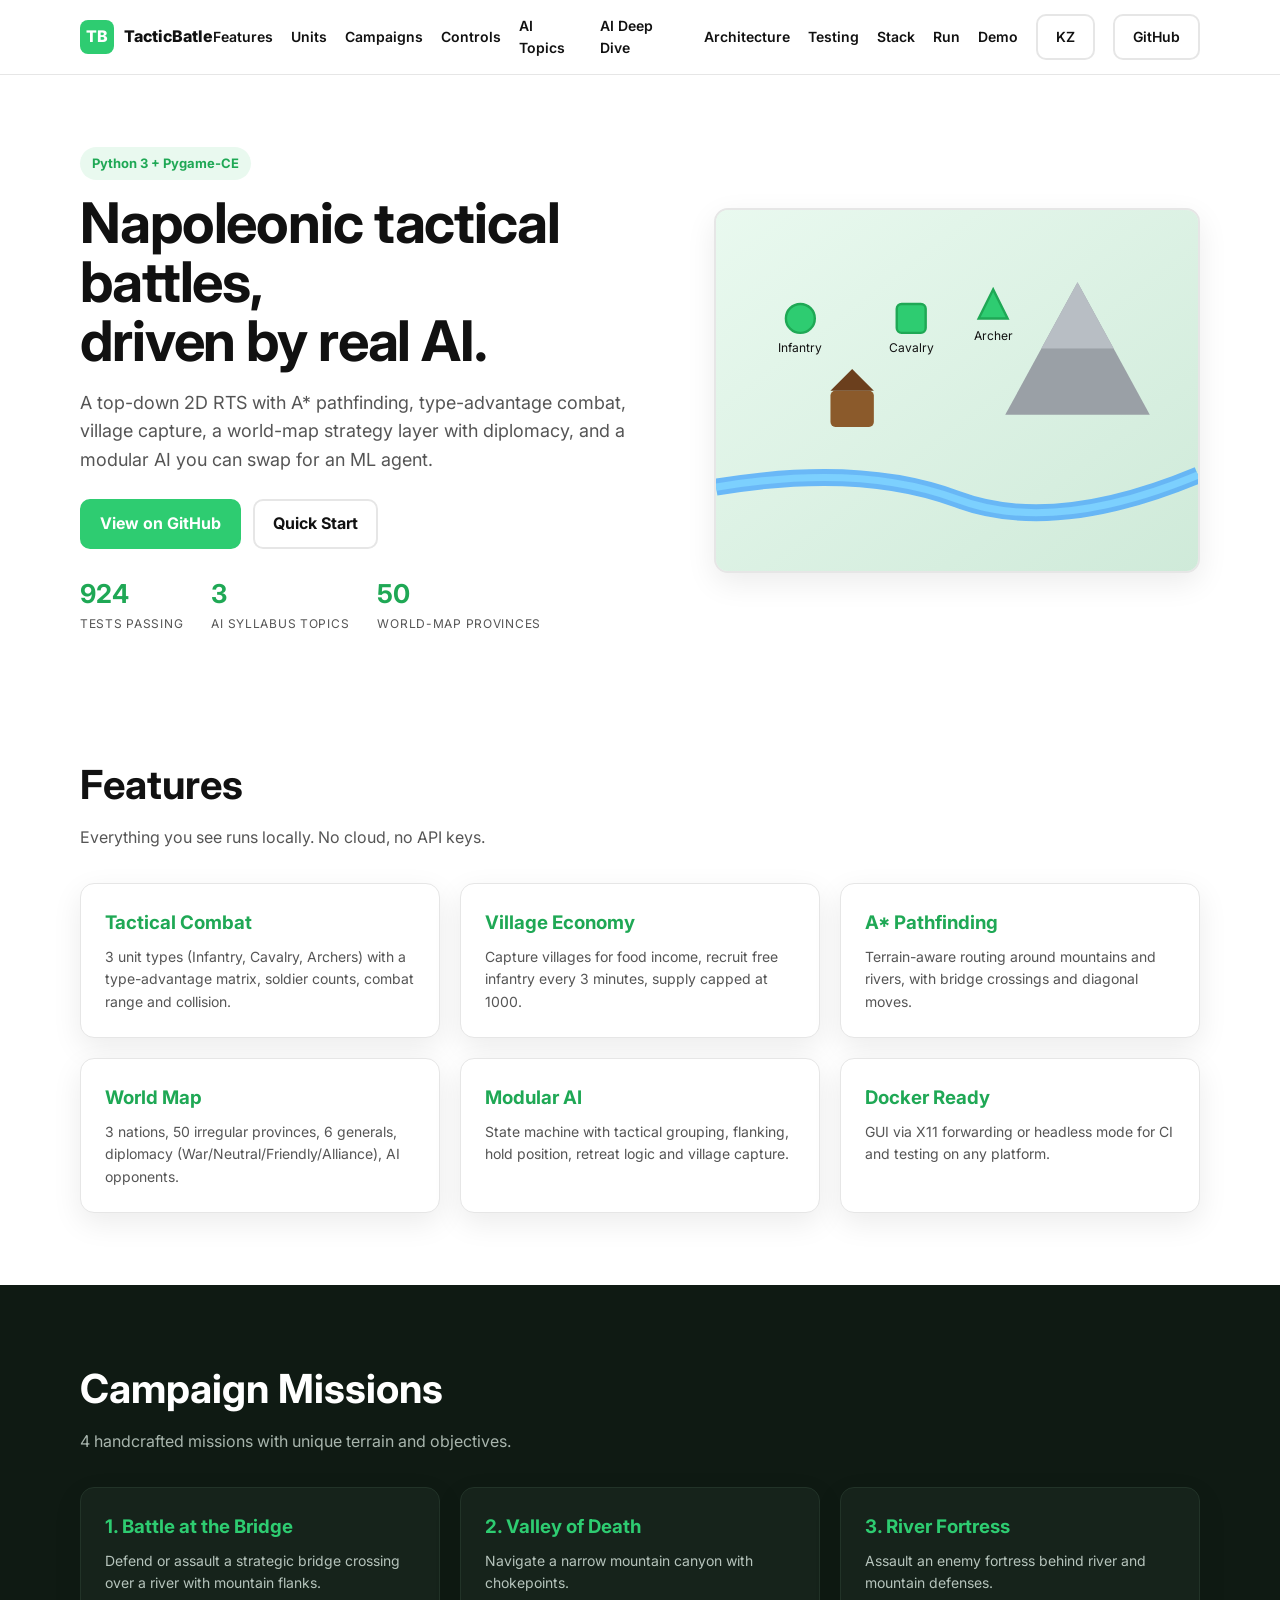
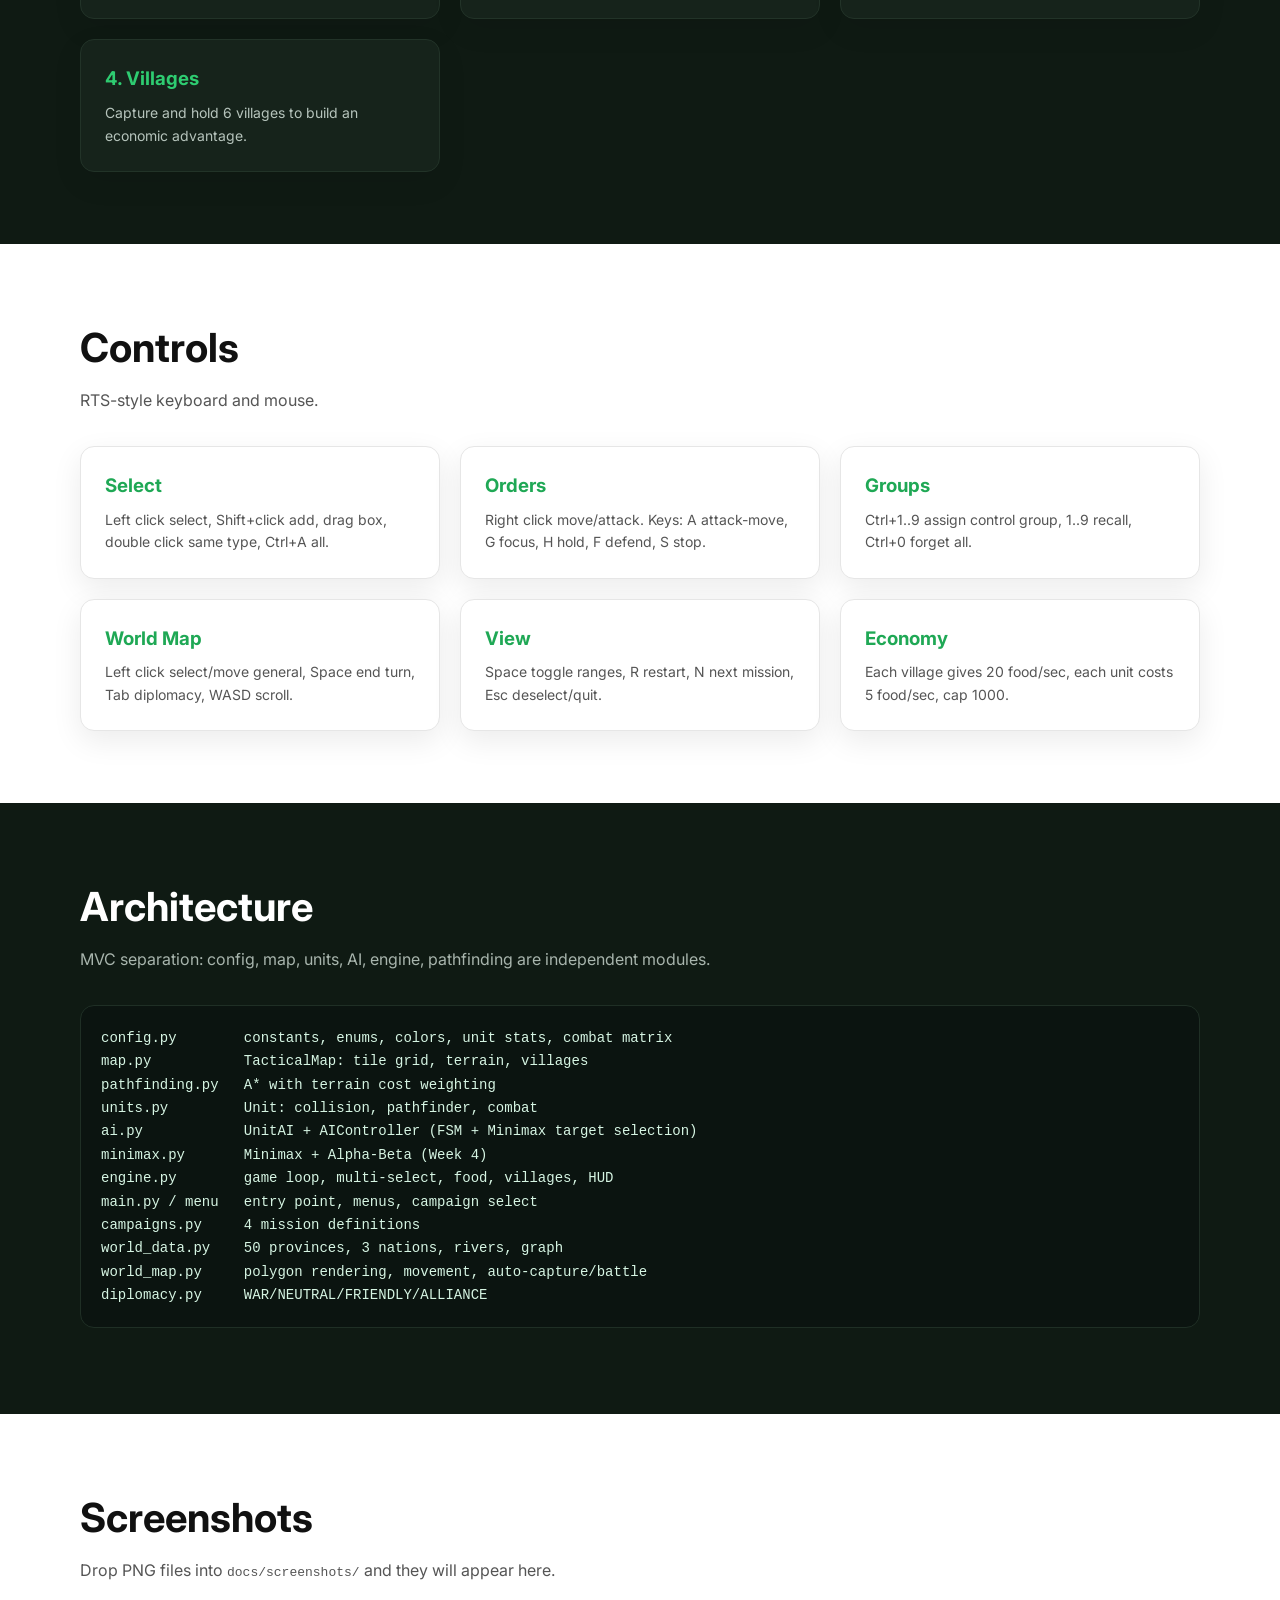
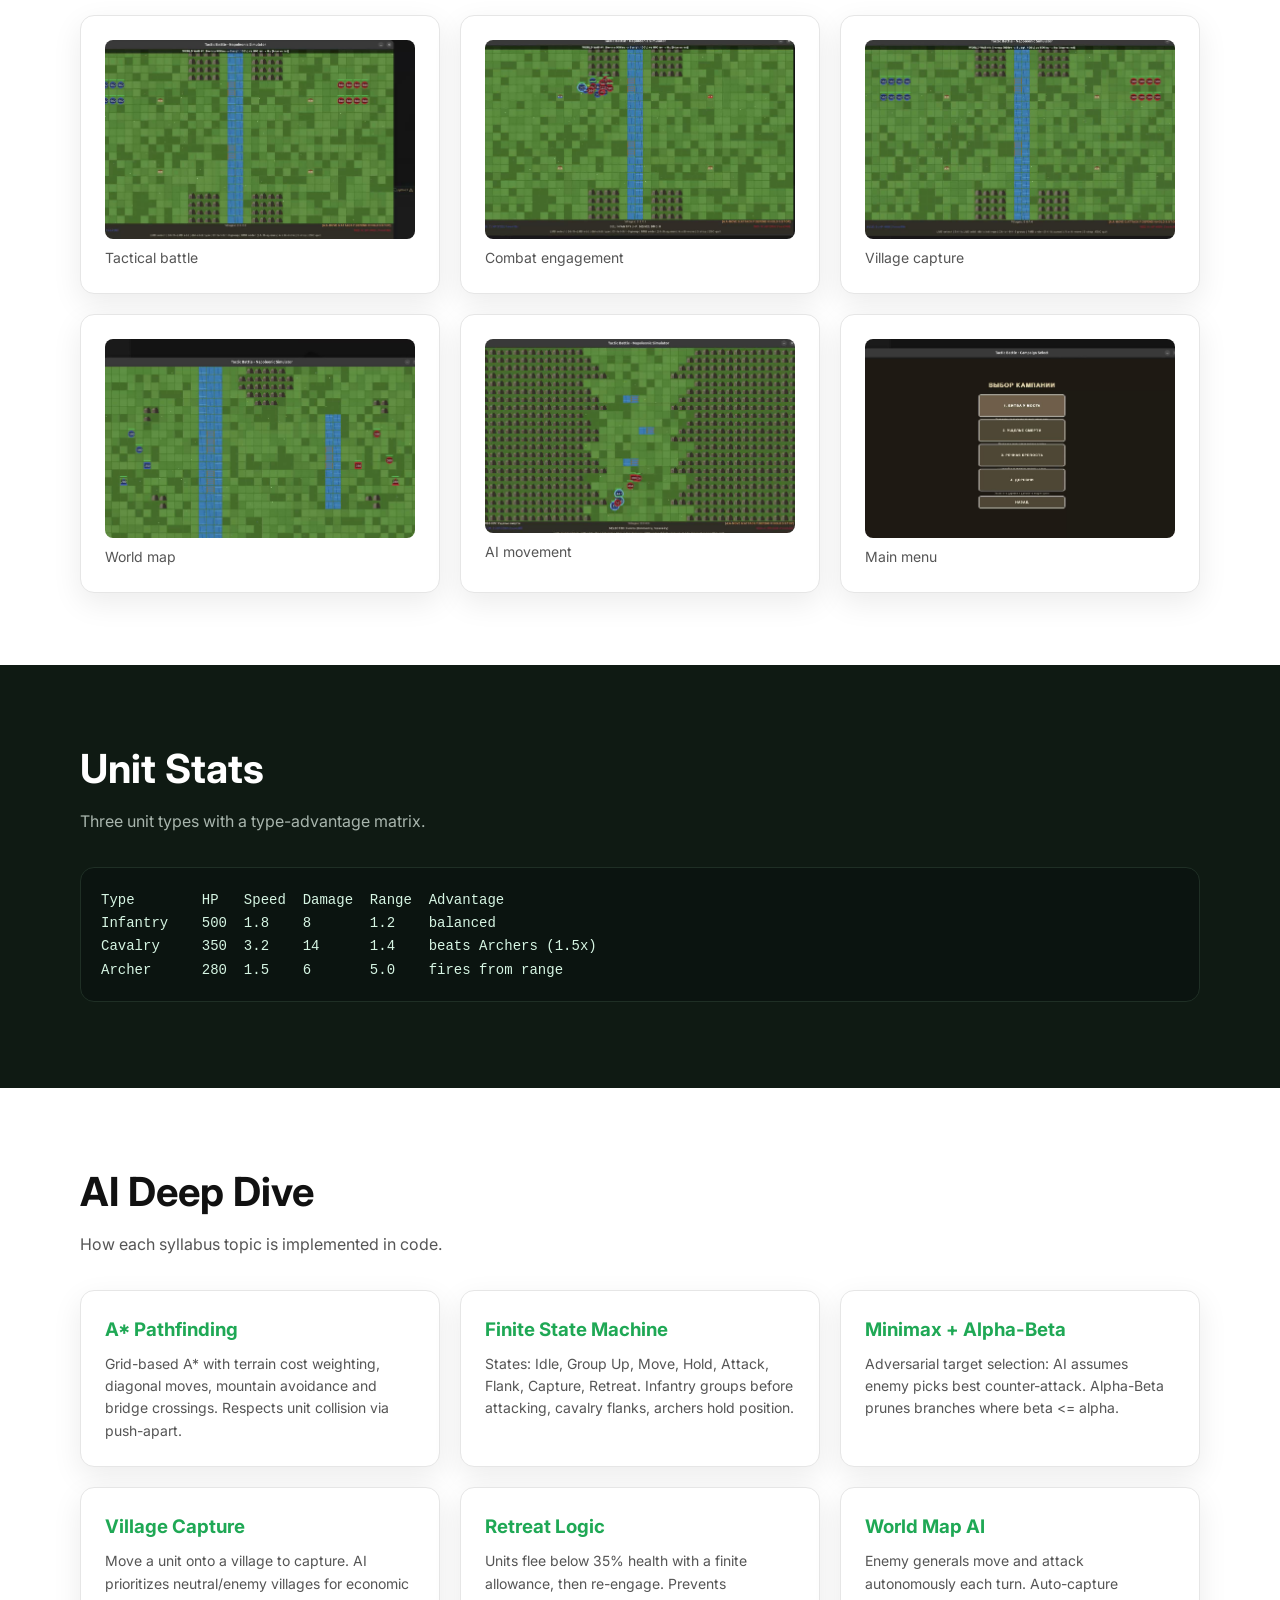
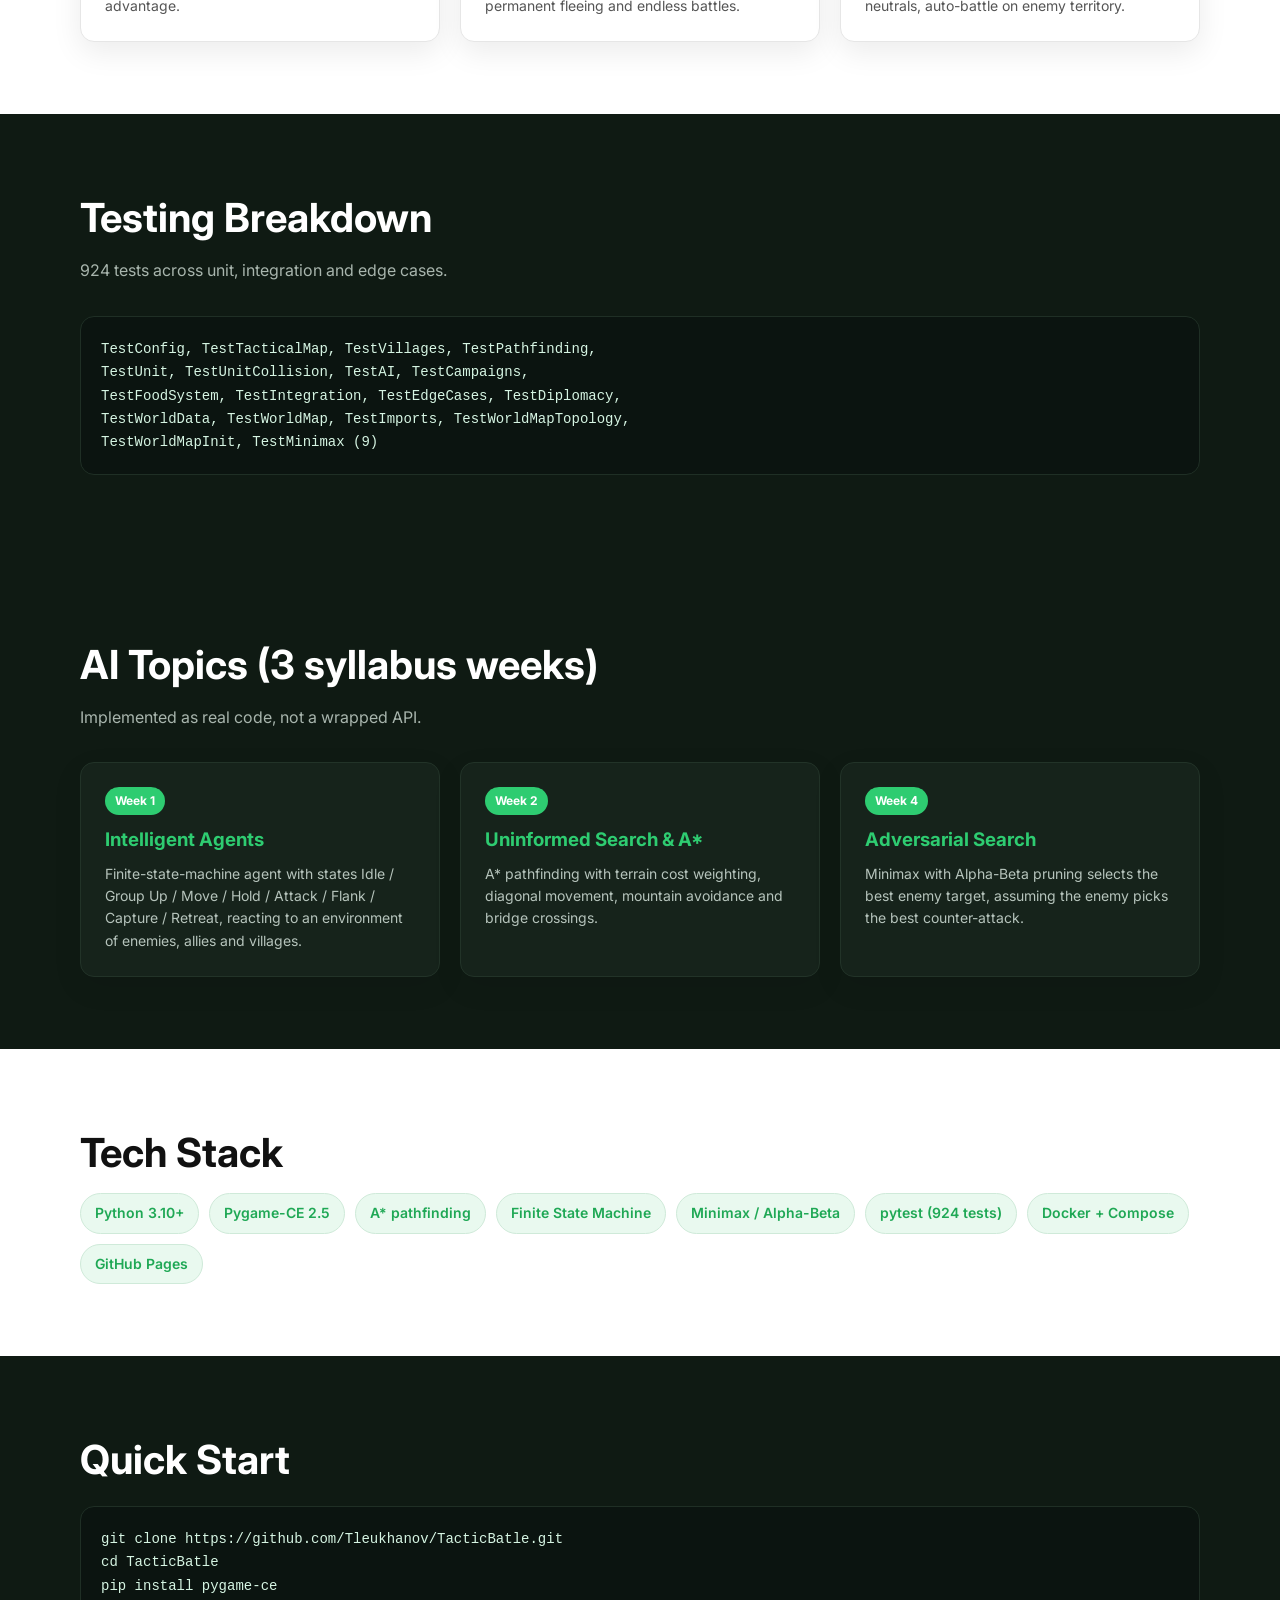
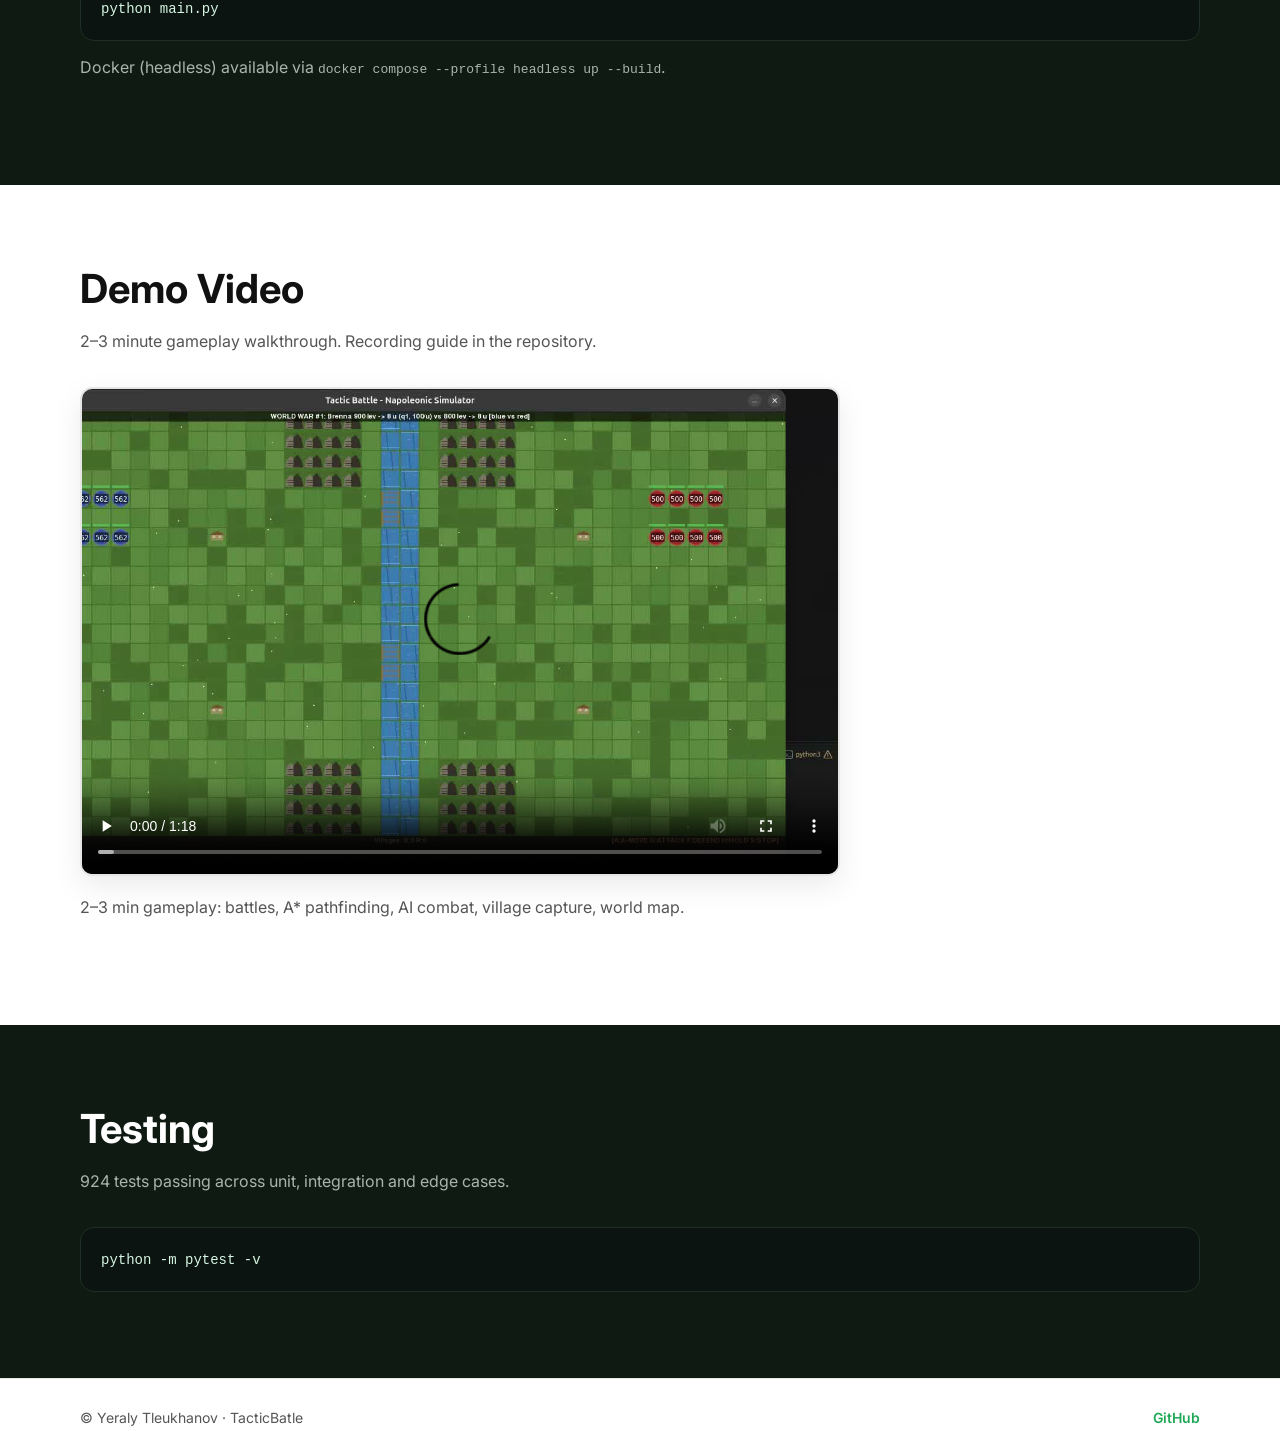
<file: docs/index.html>
<!DOCTYPE html>
<html lang="en">
<head>
  <meta charset="utf-8" />
  <meta name="viewport" content="width=device-width, initial-scale=1" />
  <title>TacticBatle — Napoleonic Tactical Battle Simulator</title>
  <meta name="description" content="TacticBatle: A* pathfinding, type-advantage combat, village capture, world map with diplomacy, modular AI. Python 3 + Pygame." />
  <link rel="preconnect" href="https://fonts.googleapis.com">
  <link rel="preconnect" href="https://fonts.gstatic.com" crossorigin>
  <link href="https://fonts.googleapis.com/css2?family=Inter:wght@400;600;800&family=JetBrains+Mono:wght@400;600&display=swap" rel="stylesheet">
  <link rel="stylesheet" href="style.css" />
</head>
<body>
  <header class="topbar">
    <div class="container topbar__inner">
      <a class="brand" href="#top">
        <span class="brand__mark">TB</span>
        <span class="brand__name">TacticBatle</span>
      </a>
      <nav class="nav">
        <a href="#features">Features</a>
        <a href="#units">Units</a>
        <a href="#campaigns">Campaigns</a>
        <a href="#controls">Controls</a>
        <a href="#ai">AI Topics</a>
        <a href="#aidetail">AI Deep Dive</a>
        <a href="#architecture">Architecture</a>
        <a href="#testingdetail">Testing</a>
        <a href="#stack">Stack</a>
        <a href="#run">Run</a>
        <a href="#demo">Demo</a>
        <a class="btn btn--ghost" href="index.kz.html">KZ</a>
        <a class="btn btn--ghost" href="https://github.com/Tleukhanov/TacticBatle" target="_blank" rel="noopener">GitHub</a>
      </nav>
    </div>
  </header>

  <main id="top">
    <section class="hero">
      <div class="container hero__inner">
        <div class="hero__text">
          <span class="eyebrow">Python 3 + Pygame-CE</span>
          <h1>Napoleonic tactical battles,<br/>driven by real AI.</h1>
          <p class="lead">
            A top-down 2D RTS with A* pathfinding, type-advantage combat, village capture,
            a world-map strategy layer with diplomacy, and a modular AI you can swap for an ML agent.
          </p>
          <div class="hero__cta">
            <a class="btn btn--primary" href="https://github.com/Tleukhanov/TacticBatle" target="_blank" rel="noopener">View on GitHub</a>
            <a class="btn btn--secondary" href="#run">Quick Start</a>
          </div>
          <div class="hero__stats">
            <div><strong>924</strong><span>tests passing</span></div>
            <div><strong>3</strong><span>AI syllabus topics</span></div>
            <div><strong>50</strong><span>world-map provinces</span></div>
          </div>
        </div>
        <div class="hero__visual" aria-hidden="true">
          <svg class="map" viewBox="0 0 400 300" xmlns="http://www.w3.org/2000/svg" role="img" aria-label="TacticBatle map preview">
            <defs>
              <linearGradient id="grass" x1="0" y1="0" x2="1" y2="1">
                <stop offset="0%" stop-color="#e9f9ef"/>
                <stop offset="100%" stop-color="#cfead9"/>
              </linearGradient>
            </defs>
            <rect width="400" height="300" fill="url(#grass)"/>
            <!-- river -->
            <path d="M0 230 Q120 210 200 240 T400 220" stroke="#3aa0ff" stroke-width="14" fill="none" opacity="0.7"/>
            <path d="M0 230 Q120 210 200 240 T400 220" stroke="#7fd3ff" stroke-width="6" fill="none" opacity="0.9"/>
            <!-- mountain -->
            <polygon points="300,60 360,170 240,170" fill="#9aa0a6"/>
            <polygon points="300,60 330,115 270,115" fill="#b8bec4"/>
            <!-- village -->
            <rect x="95" y="150" width="36" height="30" rx="4" fill="#8b5a2b"/>
            <polygon points="95,150 113,132 131,150" fill="#6b3f1d"/>
            <!-- units -->
            <circle cx="70" cy="90" r="12" fill="#2ECC71" stroke="#1fa855" stroke-width="2"/>
            <rect x="150" y="78" width="24" height="24" rx="4" fill="#2ECC71" stroke="#1fa855" stroke-width="2"/>
            <polygon points="230,66 218,90 242,90" fill="#2ECC71" stroke="#1fa855" stroke-width="2"/>
            <!-- labels -->
            <text x="70" y="118" font-size="10" text-anchor="middle" fill="#111">Infantry</text>
            <text x="162" y="118" font-size="10" text-anchor="middle" fill="#111">Cavalry</text>
            <text x="230" y="108" font-size="10" text-anchor="middle" fill="#111">Archer</text>
          </svg>
        </div>
      </div>
    </section>

    <section id="features" class="section">
      <div class="container">
        <h2 class="section__title">Features</h2>
        <p class="section__sub">Everything you see runs locally. No cloud, no API keys.</p>
        <div class="grid grid--3">
          <article class="card">
            <h3>Tactical Combat</h3>
            <p>3 unit types (Infantry, Cavalry, Archers) with a type-advantage matrix, soldier counts, combat range and collision.</p>
          </article>
          <article class="card">
            <h3>Village Economy</h3>
            <p>Capture villages for food income, recruit free infantry every 3 minutes, supply capped at 1000.</p>
          </article>
          <article class="card">
            <h3>A* Pathfinding</h3>
            <p>Terrain-aware routing around mountains and rivers, with bridge crossings and diagonal moves.</p>
          </article>
          <article class="card">
            <h3>World Map</h3>
            <p>3 nations, 50 irregular provinces, 6 generals, diplomacy (War/Neutral/Friendly/Alliance), AI opponents.</p>
          </article>
          <article class="card">
            <h3>Modular AI</h3>
            <p>State machine with tactical grouping, flanking, hold position, retreat logic and village capture.</p>
          </article>
          <article class="card">
            <h3>Docker Ready</h3>
            <p>GUI via X11 forwarding or headless mode for CI and testing on any platform.</p>
          </article>
        </div>
      </div>
    </section>


    <section id="campaigns" class="section section--dark">
      <div class="container">
        <h2 class="section__title">Campaign Missions</h2>
        <p class="section__sub">4 handcrafted missions with unique terrain and objectives.</p>
        <div class="grid grid--3">
          <article class="card card--dark"><h3>1. Battle at the Bridge</h3><p>Defend or assault a strategic bridge crossing over a river with mountain flanks.</p></article>
          <article class="card card--dark"><h3>2. Valley of Death</h3><p>Navigate a narrow mountain canyon with chokepoints.</p></article>
          <article class="card card--dark"><h3>3. River Fortress</h3><p>Assault an enemy fortress behind river and mountain defenses.</p></article>
          <article class="card card--dark"><h3>4. Villages</h3><p>Capture and hold 6 villages to build an economic advantage.</p></article>
        </div>
      </div>
    </section>

    <section id="controls" class="section">
      <div class="container">
        <h2 class="section__title">Controls</h2>
        <p class="section__sub">RTS-style keyboard and mouse.</p>
        <div class="grid grid--3">
          <article class="card"><h3>Select</h3><p>Left click select, Shift+click add, drag box, double click same type, Ctrl+A all.</p></article>
          <article class="card"><h3>Orders</h3><p>Right click move/attack. Keys: A attack-move, G focus, H hold, F defend, S stop.</p></article>
          <article class="card"><h3>Groups</h3><p>Ctrl+1..9 assign control group, 1..9 recall, Ctrl+0 forget all.</p></article>
          <article class="card"><h3>World Map</h3><p>Left click select/move general, Space end turn, Tab diplomacy, WASD scroll.</p></article>
          <article class="card"><h3>View</h3><p>Space toggle ranges, R restart, N next mission, Esc deselect/quit.</p></article>
          <article class="card"><h3>Economy</h3><p>Each village gives 20 food/sec, each unit costs 5 food/sec, cap 1000.</p></article>
        </div>
      </div>
    </section>

    <section id="architecture" class="section section--dark">
      <div class="container">
        <h2 class="section__title">Architecture</h2>
        <p class="section__sub">MVC separation: config, map, units, AI, engine, pathfinding are independent modules.</p>
        <pre class="code"><code>config.py        constants, enums, colors, unit stats, combat matrix
map.py           TacticalMap: tile grid, terrain, villages
pathfinding.py   A* with terrain cost weighting
units.py         Unit: collision, pathfinder, combat
ai.py            UnitAI + AIController (FSM + Minimax target selection)
minimax.py       Minimax + Alpha-Beta (Week 4)
engine.py        game loop, multi-select, food, villages, HUD
main.py / menu   entry point, menus, campaign select
campaigns.py     4 mission definitions
world_data.py    50 provinces, 3 nations, rivers, graph
world_map.py     polygon rendering, movement, auto-capture/battle
diplomacy.py     WAR/NEUTRAL/FRIENDLY/ALLIANCE</code></pre>
      </div>
    </section>

    <section id="screenshots" class="section">
      <div class="container">
        <h2 class="section__title">Screenshots</h2>
        <p class="section__sub">Drop PNG files into <code>docs/screenshots/</code> and they will appear here.</p>
        <div class="grid grid--3">
          <div class="card"><img src="screenshots/gameplay1.jpg" alt="TacticBatle gameplay" style="width:100%;border-radius:8px;" /><p>Tactical battle</p></div>
          <div class="card"><img src="screenshots/gameplay2.jpg" alt="TacticBatle gameplay" style="width:100%;border-radius:8px;" /><p>Combat engagement</p></div>
          <div class="card"><img src="screenshots/gameplay3.jpg" alt="TacticBatle gameplay" style="width:100%;border-radius:8px;" /><p>Village capture</p></div>
          <div class="card"><img src="screenshots/gameplay4.jpg" alt="TacticBatle gameplay" style="width:100%;border-radius:8px;" /><p>World map</p></div>
          <div class="card"><img src="screenshots/gameplay5.jpg" alt="TacticBatle gameplay" style="width:100%;border-radius:8px;" /><p>AI movement</p></div>
          <div class="card"><img src="screenshots/menu.jpg" alt="TacticBatle menu" style="width:100%;border-radius:8px;" /><p>Main menu</p></div>
        </div>
      </div>
    </section>


    <section id="units" class="section section--dark">
      <div class="container">
        <h2 class="section__title">Unit Stats</h2>
        <p class="section__sub">Three unit types with a type-advantage matrix.</p>
        <pre class="code"><code>Type        HP   Speed  Damage  Range  Advantage
Infantry    500  1.8    8       1.2    balanced
Cavalry     350  3.2    14      1.4    beats Archers (1.5x)
Archer      280  1.5    6       5.0    fires from range</code></pre>
      </div>
    </section>

    <section id="aidetail" class="section">
      <div class="container">
        <h2 class="section__title">AI Deep Dive</h2>
        <p class="section__sub">How each syllabus topic is implemented in code.</p>
        <div class="grid grid--3">
          <article class="card">
            <h3>A* Pathfinding</h3>
            <p>Grid-based A* with terrain cost weighting, diagonal moves, mountain avoidance and bridge crossings. Respects unit collision via push-apart.</p>
          </article>
          <article class="card">
            <h3>Finite State Machine</h3>
            <p>States: Idle, Group Up, Move, Hold, Attack, Flank, Capture, Retreat. Infantry groups before attacking, cavalry flanks, archers hold position.</p>
          </article>
          <article class="card">
            <h3>Minimax + Alpha-Beta</h3>
            <p>Adversarial target selection: AI assumes enemy picks best counter-attack. Alpha-Beta prunes branches where beta &lt;= alpha.</p>
          </article>
          <article class="card">
            <h3>Village Capture</h3>
            <p>Move a unit onto a village to capture. AI prioritizes neutral/enemy villages for economic advantage.</p>
          </article>
          <article class="card">
            <h3>Retreat Logic</h3>
            <p>Units flee below 35% health with a finite allowance, then re-engage. Prevents permanent fleeing and endless battles.</p>
          </article>
          <article class="card">
            <h3>World Map AI</h3>
            <p>Enemy generals move and attack autonomously each turn. Auto-capture neutrals, auto-battle on enemy territory.</p>
          </article>
        </div>
      </div>
    </section>

    <section id="testingdetail" class="section section--dark">
      <div class="container">
        <h2 class="section__title">Testing Breakdown</h2>
        <p class="section__sub">924 tests across unit, integration and edge cases.</p>
        <pre class="code"><code>TestConfig, TestTacticalMap, TestVillages, TestPathfinding,
TestUnit, TestUnitCollision, TestAI, TestCampaigns,
TestFoodSystem, TestIntegration, TestEdgeCases, TestDiplomacy,
TestWorldData, TestWorldMap, TestImports, TestWorldMapTopology,
TestWorldMapInit, TestMinimax (9)</code></pre>
      </div>
    </section>

    <section id="ai" class="section section--dark">
      <div class="container">
        <h2 class="section__title">AI Topics (3 syllabus weeks)</h2>
        <p class="section__sub">Implemented as real code, not a wrapped API.</p>
        <div class="grid grid--3">
          <article class="card card--dark">
            <span class="badge">Week 1</span>
            <h3>Intelligent Agents</h3>
            <p>Finite-state-machine agent with states Idle / Group Up / Move / Hold / Attack / Flank / Capture / Retreat, reacting to an environment of enemies, allies and villages.</p>
          </article>
          <article class="card card--dark">
            <span class="badge">Week 2</span>
            <h3>Uninformed Search &amp; A*</h3>
            <p>A* pathfinding with terrain cost weighting, diagonal movement, mountain avoidance and bridge crossings.</p>
          </article>
          <article class="card card--dark">
            <span class="badge">Week 4</span>
            <h3>Adversarial Search</h3>
            <p>Minimax with Alpha-Beta pruning selects the best enemy target, assuming the enemy picks the best counter-attack.</p>
          </article>
        </div>
      </div>
    </section>

    <section id="stack" class="section">
      <div class="container">
        <h2 class="section__title">Tech Stack</h2>
        <div class="stack">
          <span>Python 3.10+</span>
          <span>Pygame-CE 2.5</span>
          <span>A* pathfinding</span>
          <span>Finite State Machine</span>
          <span>Minimax / Alpha-Beta</span>
          <span>pytest (924 tests)</span>
          <span>Docker + Compose</span>
          <span>GitHub Pages</span>
        </div>
      </div>
    </section>

    <section id="run" class="section section--dark">
      <div class="container">
        <h2 class="section__title">Quick Start</h2>
        <pre class="code"><code>git clone https://github.com/Tleukhanov/TacticBatle.git
cd TacticBatle
pip install pygame-ce
python main.py</code></pre>
        <p class="section__sub">Docker (headless) available via <code>docker compose --profile headless up --build</code>.</p>
      </div>
    </section>

    <section id="demo" class="section">
      <div class="container">
        <h2 class="section__title">Demo Video</h2>
        <p class="section__sub">2–3 minute gameplay walkthrough. Recording guide in the repository.</p>
        <div class="video">
          <div class="video-wrap">
            <div class="video-spinner" aria-hidden="true"></div>
            <video class="lazy-video" data-src="demo.webm" poster="screenshots/gameplay1.jpg" controls preload="none" style="width:100%;border-radius:12px;border:2px solid var(--border);box-shadow:var(--shadow);">
              Your browser does not support the video tag.
            </video>
          </div>
          <p class="section__sub" style="margin-top:12px;">2–3 min gameplay: battles, A* pathfinding, AI combat, village capture, world map.</p>
        </div>
      </div>
    </section>

    <section class="section section--dark">
      <div class="container">
        <h2 class="section__title">Testing</h2>
        <p class="section__sub">924 tests passing across unit, integration and edge cases.</p>
        <pre class="code"><code>python -m pytest -v</code></pre>
      </div>
    </section>
  </main>

  <footer class="footer">
    <div class="container footer__inner">
      <span>© Yeraly Tleukhanov · TacticBatle</span>
      <a href="https://github.com/Tleukhanov/TacticBatle" target="_blank" rel="noopener">GitHub</a>
    </div>
  </footer>

  <script src="script.js"></script>
</body>
</html>
</file>
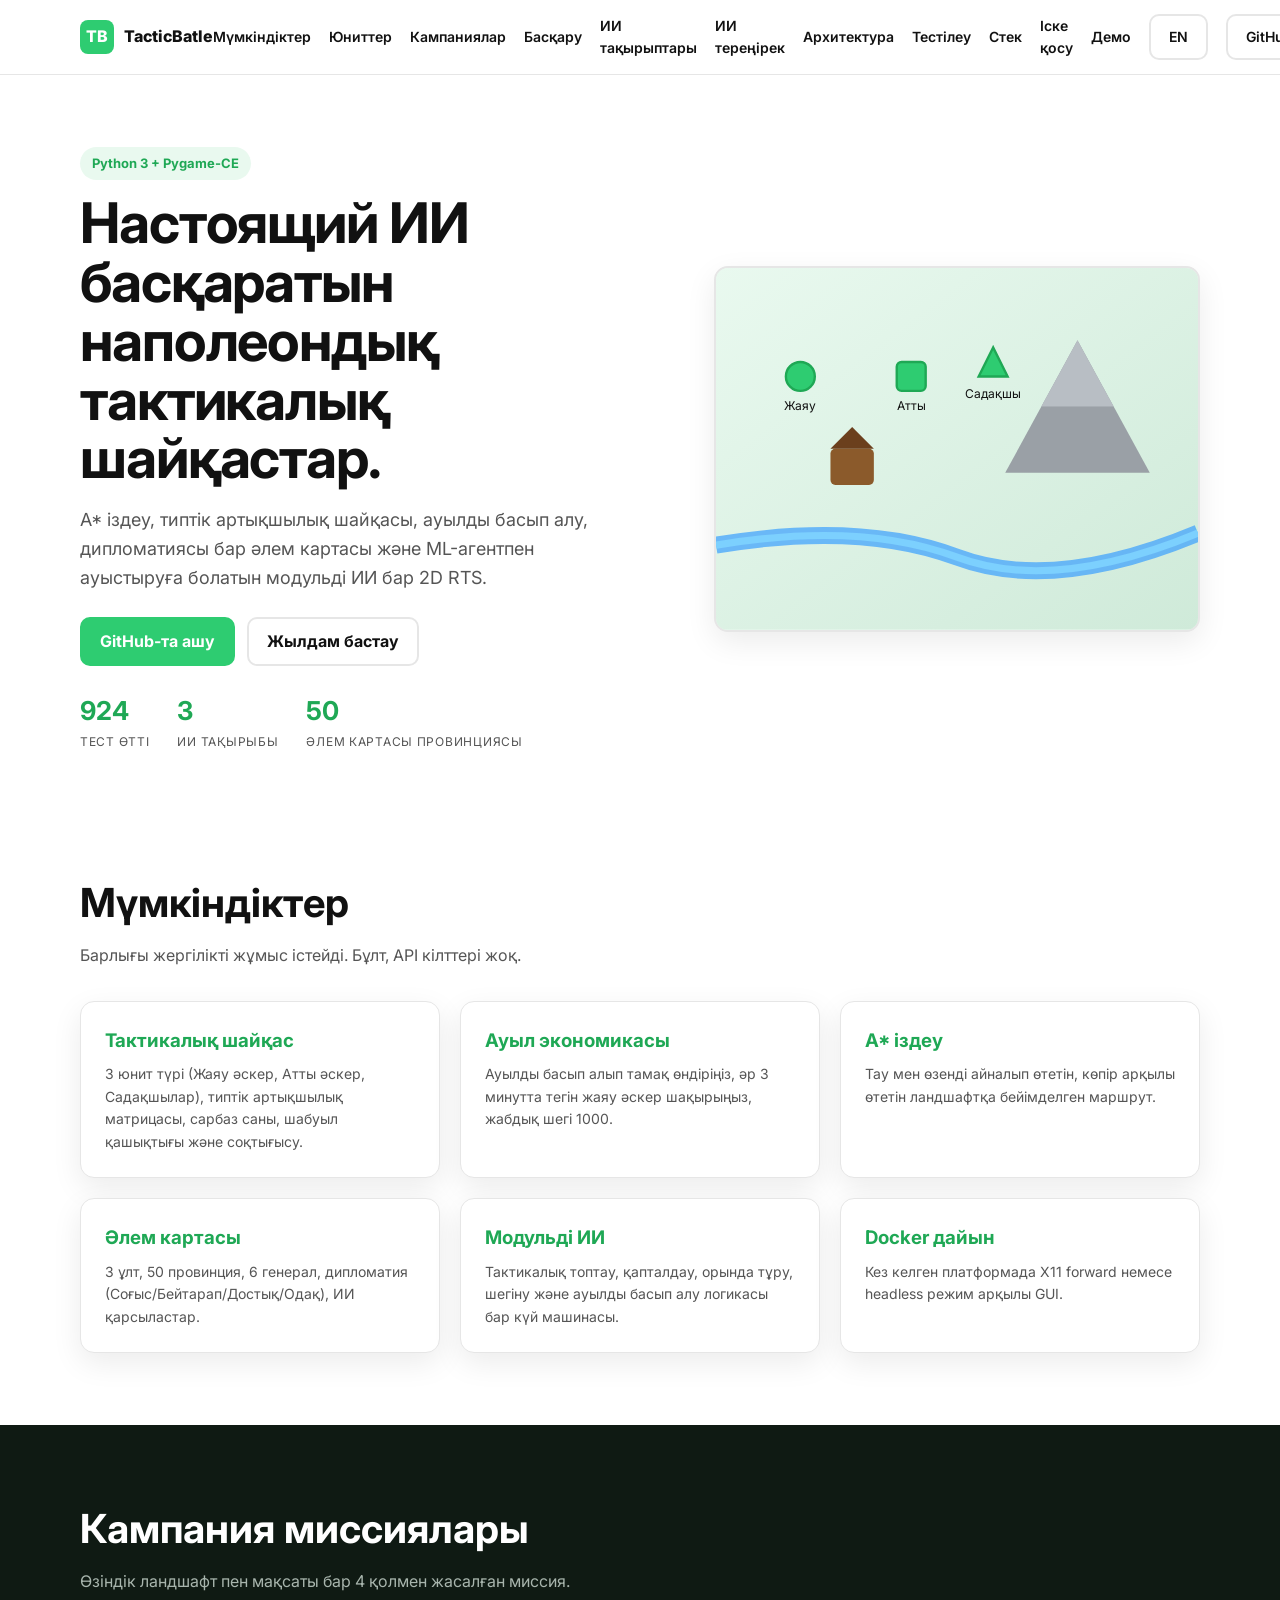
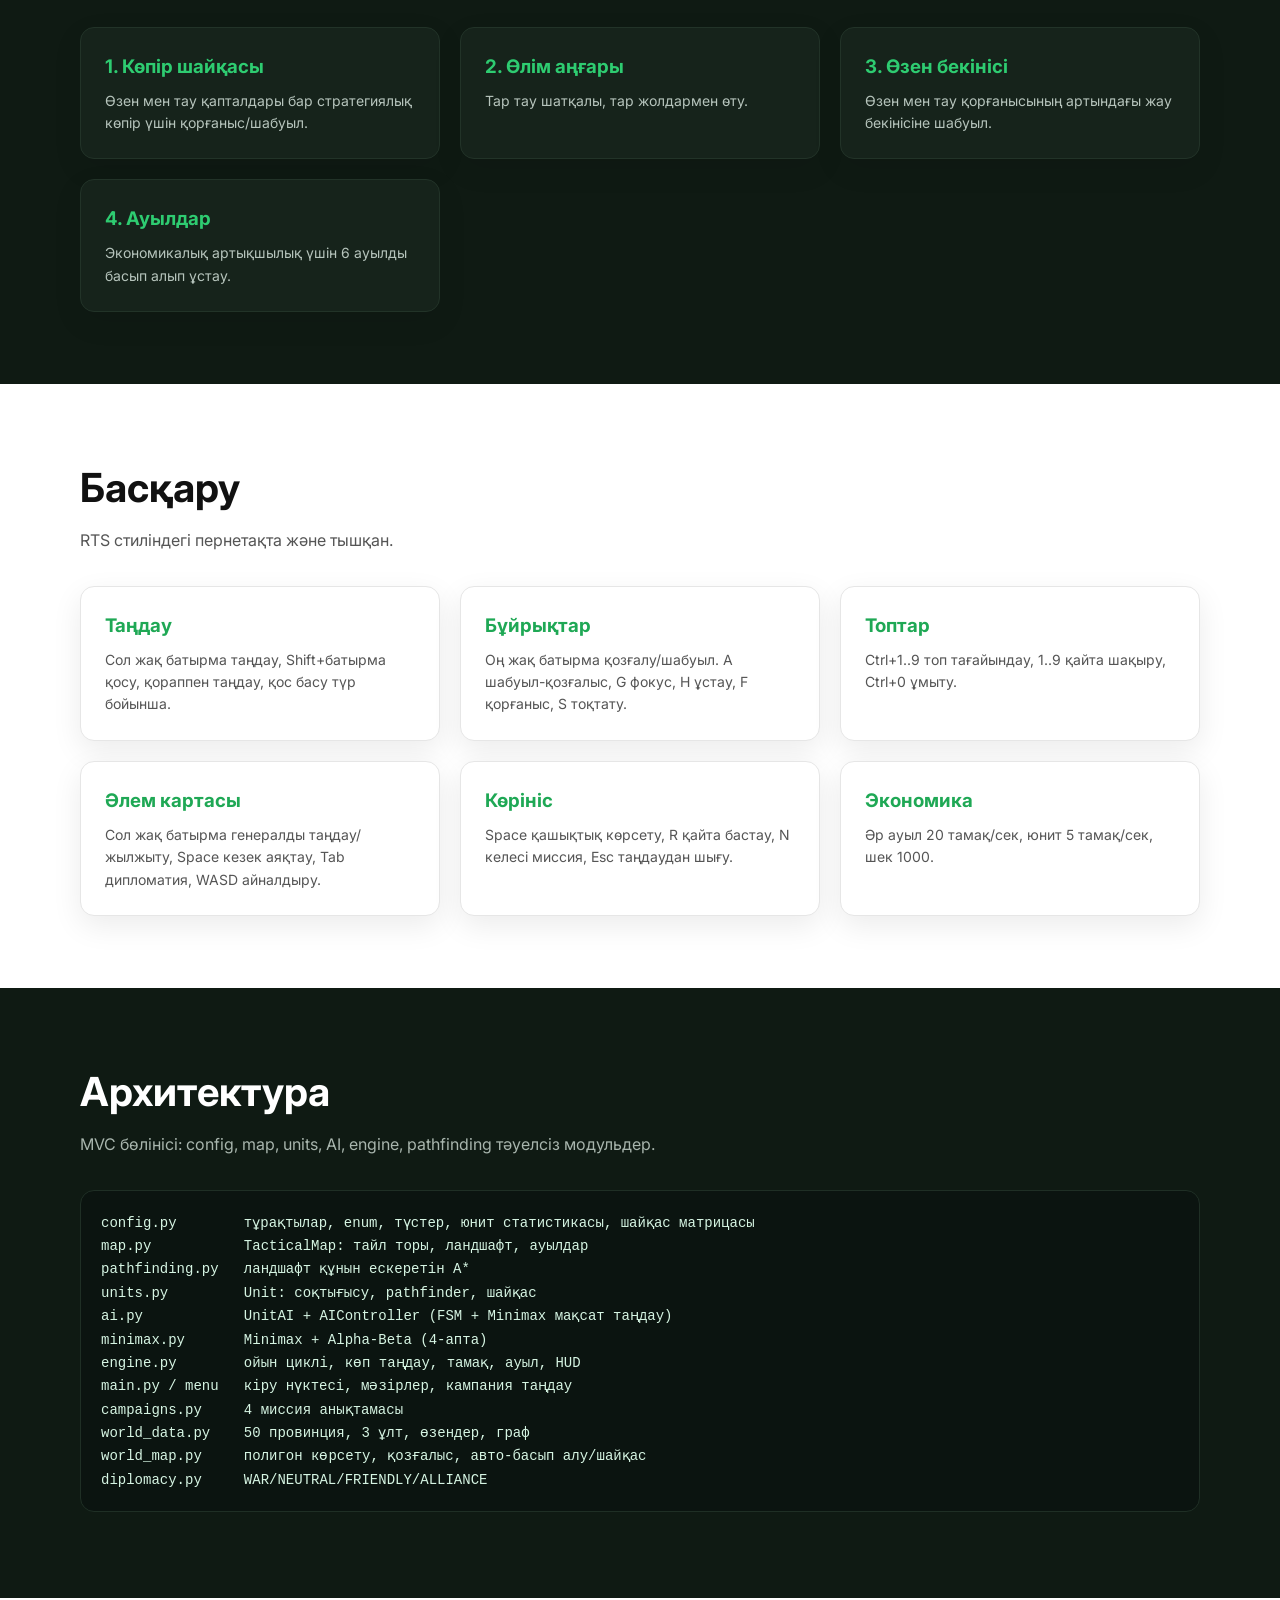
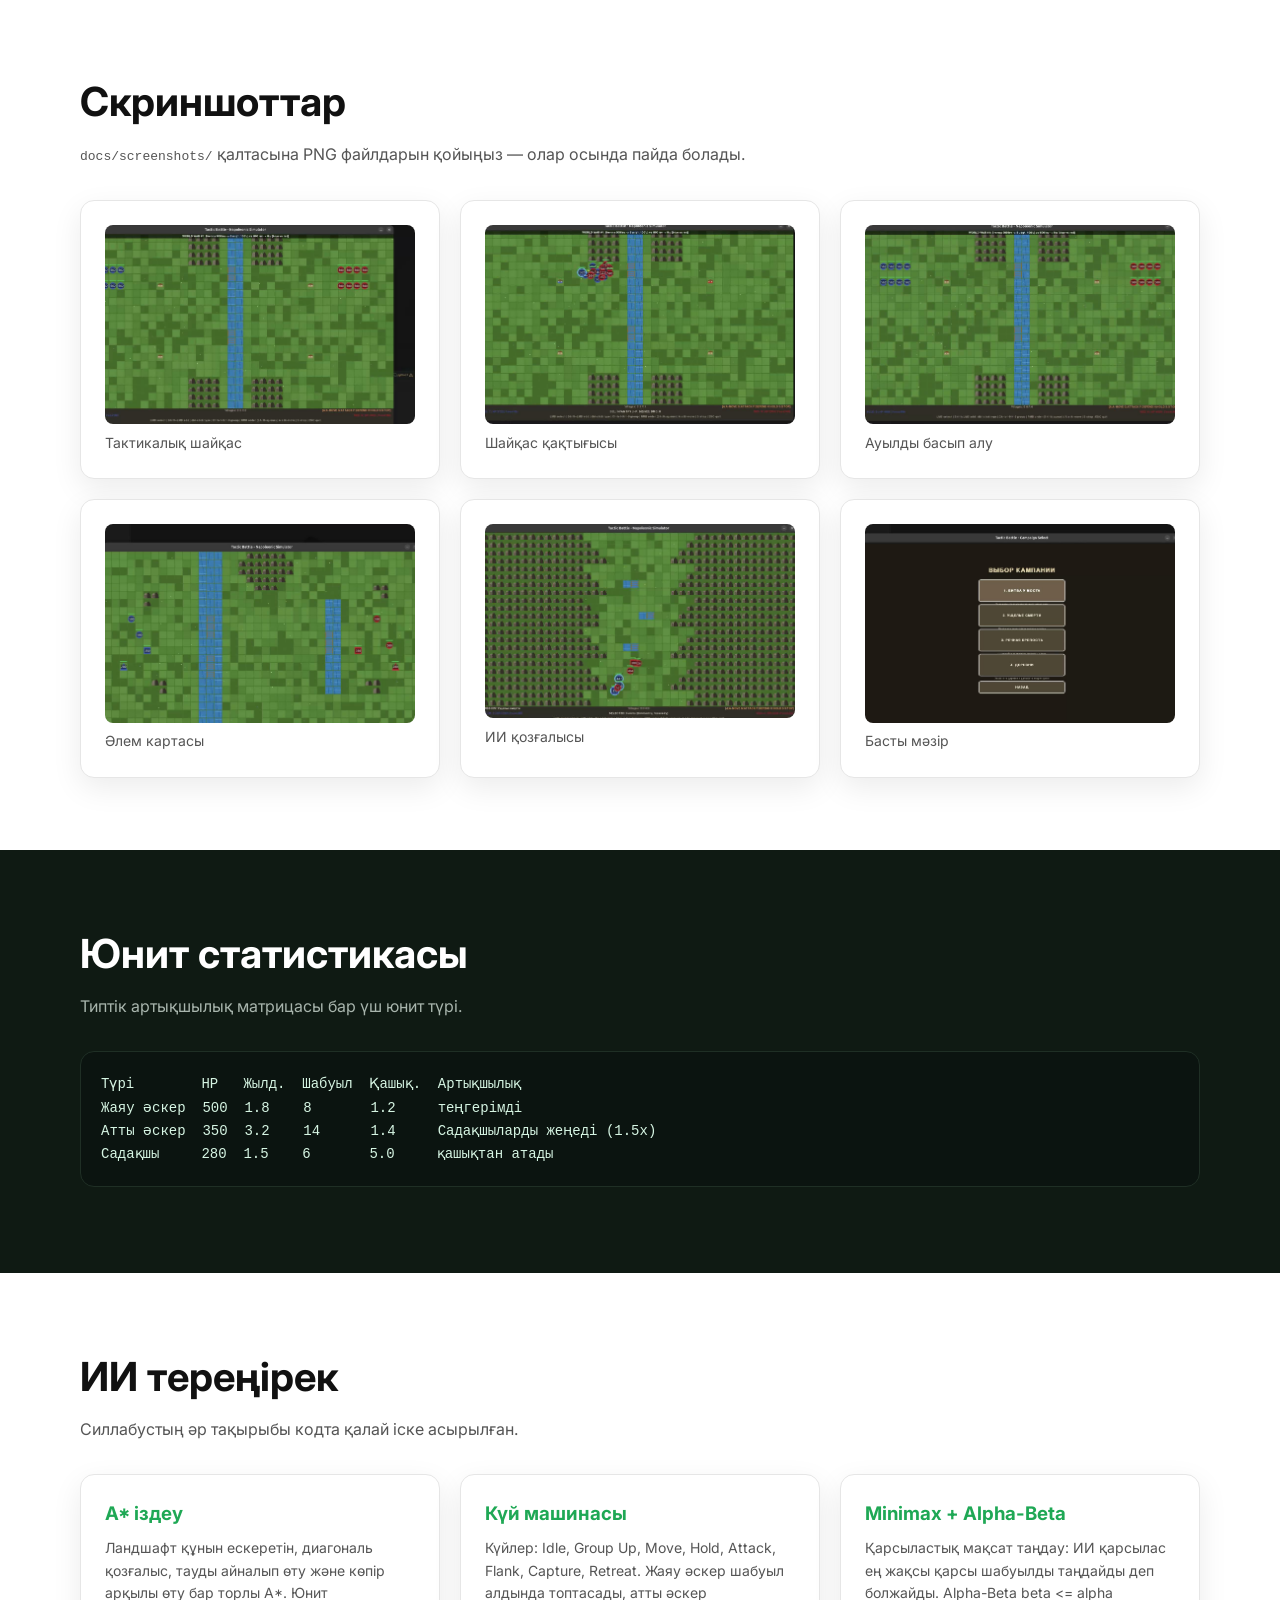
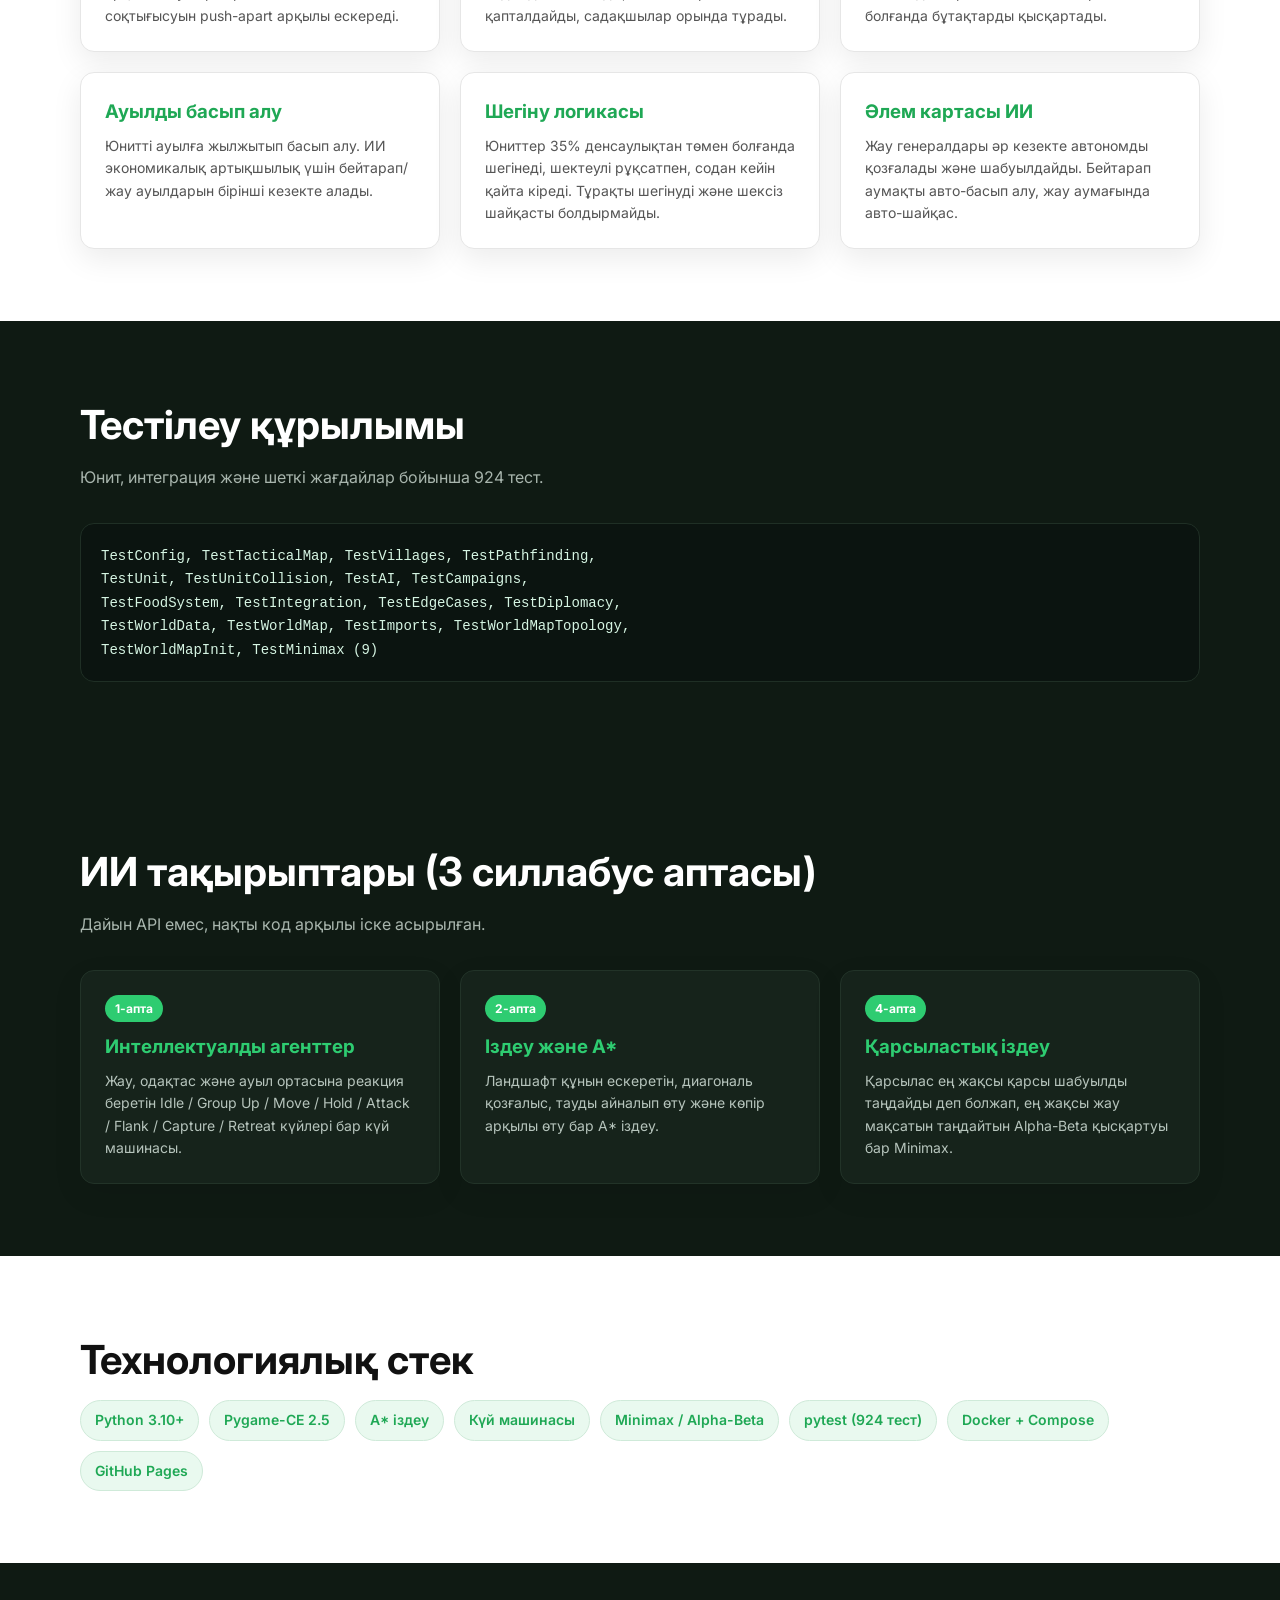
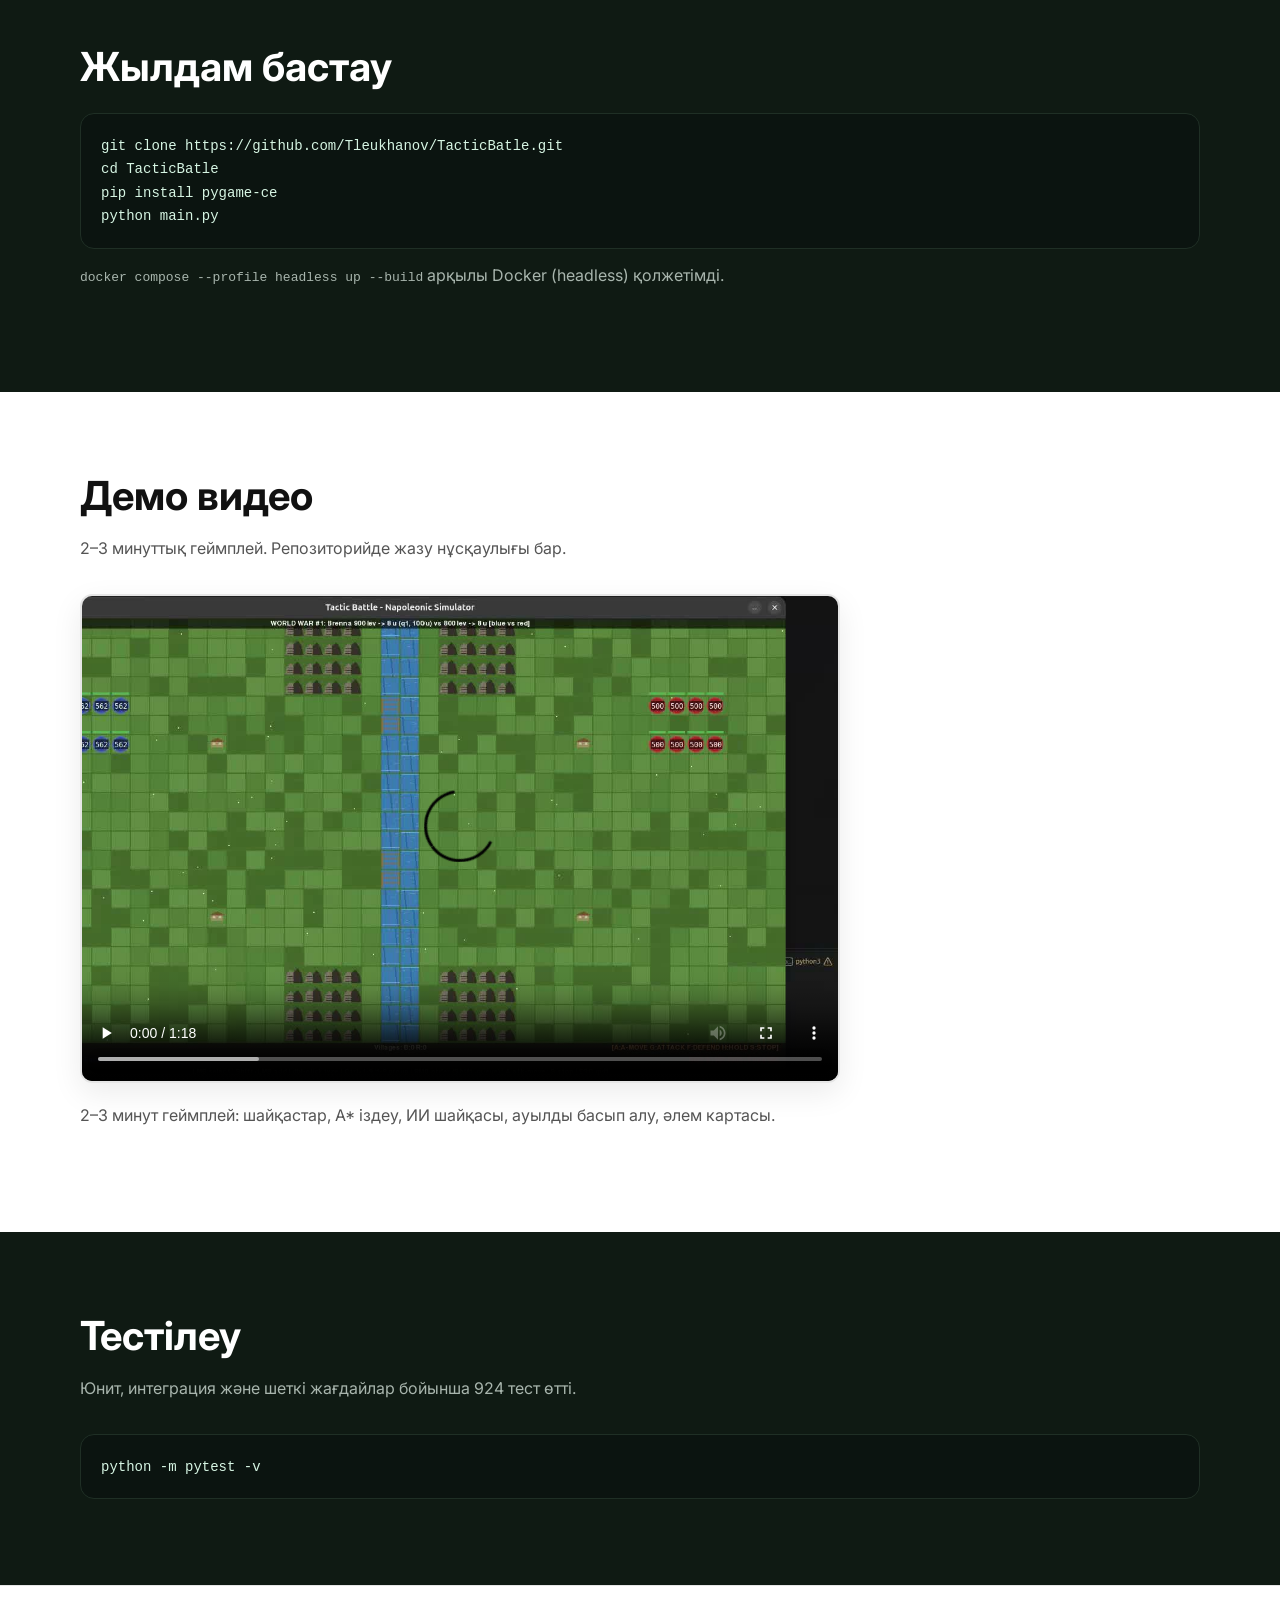
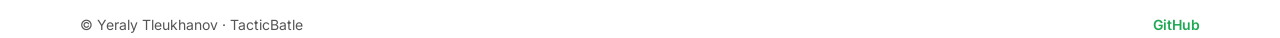
<file: docs/index.kz.html>
<!DOCTYPE html>
<html lang="kk">
<head>
  <meta charset="utf-8" />
  <meta name="viewport" content="width=device-width, initial-scale=1" />
  <title>TacticBatle — Наполеондық тактикалық шайқас симуляторы</title>
  <meta name="description" content="TacticBatle: A* іздеу, типтік артықшылық шайқасы, ауылды басып алу, дипломатиясы бар әлем картасы, модульді ИИ. Python 3 + Pygame." />
  <link rel="preconnect" href="https://fonts.googleapis.com">
  <link rel="preconnect" href="https://fonts.gstatic.com" crossorigin>
  <link href="https://fonts.googleapis.com/css2?family=Inter:wght@400;600;800&family=JetBrains+Mono:wght@400;600&display=swap" rel="stylesheet">
  <link rel="stylesheet" href="style.css" />
</head>
<body>
  <header class="topbar">
    <div class="container topbar__inner">
      <a class="brand" href="#top">
        <span class="brand__mark">TB</span>
        <span class="brand__name">TacticBatle</span>
      </a>
      <nav class="nav">
        <a href="#features">Мүмкіндіктер</a>
        <a href="#units">Юниттер</a>
        <a href="#campaigns">Кампаниялар</a>
        <a href="#controls">Басқару</a>
        <a href="#ai">ИИ тақырыптары</a>
        <a href="#aidetail">ИИ тереңірек</a>
        <a href="#architecture">Архитектура</a>
        <a href="#testingdetail">Тестілеу</a>
        <a href="#stack">Стек</a>
        <a href="#run">Іске қосу</a>
        <a href="#demo">Демо</a>
        <a class="btn btn--ghost" href="index.html">EN</a>
        <a class="btn btn--ghost" href="https://github.com/Tleukhanov/TacticBatle" target="_blank" rel="noopener">GitHub</a>
      </nav>
    </div>
  </header>

  <main id="top">
    <section class="hero">
      <div class="container hero__inner">
        <div class="hero__text">
          <span class="eyebrow">Python 3 + Pygame-CE</span>
          <h1>Настоящий ИИ басқаратын<br/>наполеондық тактикалық шайқастар.</h1>
          <p class="lead">
            A* іздеу, типтік артықшылық шайқасы, ауылды басып алу, дипломатиясы бар
            әлем картасы және ML-агентпен ауыстыруға болатын модульді ИИ бар 2D RTS.
          </p>
          <div class="hero__cta">
            <a class="btn btn--primary" href="https://github.com/Tleukhanov/TacticBatle" target="_blank" rel="noopener">GitHub-та ашу</a>
            <a class="btn btn--secondary" href="#run">Жылдам бастау</a>
          </div>
          <div class="hero__stats">
            <div><strong>924</strong><span>тест өтті</span></div>
            <div><strong>3</strong><span>ИИ тақырыбы</span></div>
            <div><strong>50</strong><span>әлем картасы провинциясы</span></div>
          </div>
        </div>
        <div class="hero__visual" aria-hidden="true">
          <svg class="map" viewBox="0 0 400 300" xmlns="http://www.w3.org/2000/svg" role="img" aria-label="TacticBatle картасы">
            <defs>
              <linearGradient id="grass2" x1="0" y1="0" x2="1" y2="1">
                <stop offset="0%" stop-color="#e9f9ef"/>
                <stop offset="100%" stop-color="#cfead9"/>
              </linearGradient>
            </defs>
            <rect width="400" height="300" fill="url(#grass2)"/>
            <path d="M0 230 Q120 210 200 240 T400 220" stroke="#3aa0ff" stroke-width="14" fill="none" opacity="0.7"/>
            <path d="M0 230 Q120 210 200 240 T400 220" stroke="#7fd3ff" stroke-width="6" fill="none" opacity="0.9"/>
            <polygon points="300,60 360,170 240,170" fill="#9aa0a6"/>
            <polygon points="300,60 330,115 270,115" fill="#b8bec4"/>
            <rect x="95" y="150" width="36" height="30" rx="4" fill="#8b5a2b"/>
            <polygon points="95,150 113,132 131,150" fill="#6b3f1d"/>
            <circle cx="70" cy="90" r="12" fill="#2ECC71" stroke="#1fa855" stroke-width="2"/>
            <rect x="150" y="78" width="24" height="24" rx="4" fill="#2ECC71" stroke="#1fa855" stroke-width="2"/>
            <polygon points="230,66 218,90 242,90" fill="#2ECC71" stroke="#1fa855" stroke-width="2"/>
            <text x="70" y="118" font-size="10" text-anchor="middle" fill="#111">Жаяу</text>
            <text x="162" y="118" font-size="10" text-anchor="middle" fill="#111">Атты</text>
            <text x="230" y="108" font-size="10" text-anchor="middle" fill="#111">Садақшы</text>
          </svg>
        </div>
      </div>
    </section>

    <section id="features" class="section">
      <div class="container">
        <h2 class="section__title">Мүмкіндіктер</h2>
        <p class="section__sub">Барлығы жергілікті жұмыс істейді. Бұлт, API кілттері жоқ.</p>
        <div class="grid grid--3">
          <article class="card">
            <h3>Тактикалық шайқас</h3>
            <p>3 юнит түрі (Жаяу әскер, Атты әскер, Садақшылар), типтік артықшылық матрицасы, сарбаз саны, шабуыл қашықтығы және соқтығысу.</p>
          </article>
          <article class="card">
            <h3>Ауыл экономикасы</h3>
            <p>Ауылды басып алып тамақ өндіріңіз, әр 3 минутта тегін жаяу әскер шақырыңыз, жабдық шегі 1000.</p>
          </article>
          <article class="card">
            <h3>A* іздеу</h3>
            <p>Тау мен өзенді айналып өтетін, көпір арқылы өтетін ландшафтқа бейімделген маршрут.</p>
          </article>
          <article class="card">
            <h3>Әлем картасы</h3>
            <p>3 ұлт, 50 провинция, 6 генерал, дипломатия (Соғыс/Бейтарап/Достық/Одақ), ИИ қарсыластар.</p>
          </article>
          <article class="card">
            <h3>Модульді ИИ</h3>
            <p>Тактикалық топтау, қапталдау, орында тұру, шегіну және ауылды басып алу логикасы бар күй машинасы.</p>
          </article>
          <article class="card">
            <h3>Docker дайын</h3>
            <p>Кез келген платформада X11 forward немесе headless режим арқылы GUI.</p>
          </article>
        </div>
      </div>
    </section>


    <section id="campaigns" class="section section--dark">
      <div class="container">
        <h2 class="section__title">Кампания миссиялары</h2>
        <p class="section__sub">Өзіндік ландшафт пен мақсаты бар 4 қолмен жасалған миссия.</p>
        <div class="grid grid--3">
          <article class="card card--dark"><h3>1. Көпір шайқасы</h3><p>Өзен мен тау қапталдары бар стратегиялық көпір үшін қорғаныс/шабуыл.</p></article>
          <article class="card card--dark"><h3>2. Өлім аңғары</h3><p>Тар тау шатқалы, тар жолдармен өту.</p></article>
          <article class="card card--dark"><h3>3. Өзен бекінісі</h3><p>Өзен мен тау қорғанысының артындағы жау бекінісіне шабуыл.</p></article>
          <article class="card card--dark"><h3>4. Ауылдар</h3><p>Экономикалық артықшылық үшін 6 ауылды басып алып ұстау.</p></article>
        </div>
      </div>
    </section>

    <section id="controls" class="section">
      <div class="container">
        <h2 class="section__title">Басқару</h2>
        <p class="section__sub">RTS стиліндегі пернетақта және тышқан.</p>
        <div class="grid grid--3">
          <article class="card"><h3>Таңдау</h3><p>Сол жақ батырма таңдау, Shift+батырма қосу, қораппен таңдау, қос басу түр бойынша.</p></article>
          <article class="card"><h3>Бұйрықтар</h3><p>Оң жақ батырма қозғалу/шабуыл. A шабуыл-қозғалыс, G фокус, H ұстау, F қорғаныс, S тоқтату.</p></article>
          <article class="card"><h3>Топтар</h3><p>Ctrl+1..9 топ тағайындау, 1..9 қайта шақыру, Ctrl+0 ұмыту.</p></article>
          <article class="card"><h3>Әлем картасы</h3><p>Сол жақ батырма генералды таңдау/жылжыту, Space кезек аяқтау, Tab дипломатия, WASD айналдыру.</p></article>
          <article class="card"><h3>Көрініс</h3><p>Space қашықтық көрсету, R қайта бастау, N келесі миссия, Esc таңдаудан шығу.</p></article>
          <article class="card"><h3>Экономика</h3><p>Әр ауыл 20 тамақ/сек, юнит 5 тамақ/сек, шек 1000.</p></article>
        </div>
      </div>
    </section>

    <section id="architecture" class="section section--dark">
      <div class="container">
        <h2 class="section__title">Архитектура</h2>
        <p class="section__sub">MVC бөлінісі: config, map, units, AI, engine, pathfinding тәуелсіз модульдер.</p>
        <pre class="code"><code>config.py        тұрақтылар, enum, түстер, юнит статистикасы, шайқас матрицасы
map.py           TacticalMap: тайл торы, ландшафт, ауылдар
pathfinding.py   ландшафт құнын ескеретін A*
units.py         Unit: соқтығысу, pathfinder, шайқас
ai.py            UnitAI + AIController (FSM + Minimax мақсат таңдау)
minimax.py       Minimax + Alpha-Beta (4-апта)
engine.py        ойын циклі, көп таңдау, тамақ, ауыл, HUD
main.py / menu   кіру нүктесі, мәзірлер, кампания таңдау
campaigns.py     4 миссия анықтамасы
world_data.py    50 провинция, 3 ұлт, өзендер, граф
world_map.py     полигон көрсету, қозғалыс, авто-басып алу/шайқас
diplomacy.py     WAR/NEUTRAL/FRIENDLY/ALLIANCE</code></pre>
      </div>
    </section>

    <section id="screenshots" class="section">
      <div class="container">
        <h2 class="section__title">Скриншоттар</h2>
        <p class="section__sub"><code>docs/screenshots/</code> қалтасына PNG файлдарын қойыңыз — олар осында пайда болады.</p>
        <div class="grid grid--3">
          <div class="card"><img src="screenshots/gameplay1.jpg" alt="TacticBatle геймплей" style="width:100%;border-radius:8px;" /><p>Тактикалық шайқас</p></div>
          <div class="card"><img src="screenshots/gameplay2.jpg" alt="TacticBatle геймплей" style="width:100%;border-radius:8px;" /><p>Шайқас қақтығысы</p></div>
          <div class="card"><img src="screenshots/gameplay3.jpg" alt="TacticBatle геймплей" style="width:100%;border-radius:8px;" /><p>Ауылды басып алу</p></div>
          <div class="card"><img src="screenshots/gameplay4.jpg" alt="TacticBatle геймплей" style="width:100%;border-radius:8px;" /><p>Әлем картасы</p></div>
          <div class="card"><img src="screenshots/gameplay5.jpg" alt="TacticBatle геймплей" style="width:100%;border-radius:8px;" /><p>ИИ қозғалысы</p></div>
          <div class="card"><img src="screenshots/menu.jpg" alt="TacticBatle мәзірі" style="width:100%;border-radius:8px;" /><p>Басты мәзір</p></div>
        </div>
      </div>
    </section>


    <section id="units" class="section section--dark">
      <div class="container">
        <h2 class="section__title">Юнит статистикасы</h2>
        <p class="section__sub">Типтік артықшылық матрицасы бар үш юнит түрі.</p>
        <pre class="code"><code>Түрі        HP   Жылд.  Шабуыл  Қашық.  Артықшылық
Жаяу әскер  500  1.8    8       1.2     теңгерімді
Атты әскер  350  3.2    14      1.4     Садақшыларды жеңеді (1.5x)
Садақшы     280  1.5    6       5.0     қашықтан атады</code></pre>
      </div>
    </section>

    <section id="aidetail" class="section">
      <div class="container">
        <h2 class="section__title">ИИ тереңірек</h2>
        <p class="section__sub">Силлабустың әр тақырыбы кодта қалай іске асырылған.</p>
        <div class="grid grid--3">
          <article class="card">
            <h3>A* іздеу</h3>
            <p>Ландшафт құнын ескеретін, диагональ қозғалыс, тауды айналып өту және көпір арқылы өту бар торлы A*. Юнит соқтығысуын push-apart арқылы ескереді.</p>
          </article>
          <article class="card">
            <h3>Күй машинасы</h3>
            <p>Күйлер: Idle, Group Up, Move, Hold, Attack, Flank, Capture, Retreat. Жаяу әскер шабуыл алдында топтасады, атты әскер қапталдайды, садақшылар орында тұрады.</p>
          </article>
          <article class="card">
            <h3>Minimax + Alpha-Beta</h3>
            <p>Қарсыластық мақсат таңдау: ИИ қарсылас ең жақсы қарсы шабуылды таңдайды деп болжайды. Alpha-Beta beta &lt;= alpha болғанда бұтақтарды қысқартады.</p>
          </article>
          <article class="card">
            <h3>Ауылды басып алу</h3>
            <p>Юнитті ауылға жылжытып басып алу. ИИ экономикалық артықшылық үшін бейтарап/жау ауылдарын бірінші кезекте алады.</p>
          </article>
          <article class="card">
            <h3>Шегіну логикасы</h3>
            <p>Юниттер 35% денсаулықтан төмен болғанда шегінеді, шектеулі рұқсатпен, содан кейін қайта кіреді. Тұрақты шегінуді және шексіз шайқасты болдырмайды.</p>
          </article>
          <article class="card">
            <h3>Әлем картасы ИИ</h3>
            <p>Жау генералдары әр кезекте автономды қозғалады және шабуылдайды. Бейтарап аумақты авто-басып алу, жау аумағында авто-шайқас.</p>
          </article>
        </div>
      </div>
    </section>

    <section id="testingdetail" class="section section--dark">
      <div class="container">
        <h2 class="section__title">Тестілеу құрылымы</h2>
        <p class="section__sub">Юнит, интеграция және шеткі жағдайлар бойынша 924 тест.</p>
        <pre class="code"><code>TestConfig, TestTacticalMap, TestVillages, TestPathfinding,
TestUnit, TestUnitCollision, TestAI, TestCampaigns,
TestFoodSystem, TestIntegration, TestEdgeCases, TestDiplomacy,
TestWorldData, TestWorldMap, TestImports, TestWorldMapTopology,
TestWorldMapInit, TestMinimax (9)</code></pre>
      </div>
    </section>

    <section id="ai" class="section section--dark">
      <div class="container">
        <h2 class="section__title">ИИ тақырыптары (3 силлабус аптасы)</h2>
        <p class="section__sub">Дайын API емес, нақты код арқылы іске асырылған.</p>
        <div class="grid grid--3">
          <article class="card card--dark">
            <span class="badge">1-апта</span>
            <h3>Интеллектуалды агенттер</h3>
            <p>Жау, одақтас және ауыл ортасына реакция беретін Idle / Group Up / Move / Hold / Attack / Flank / Capture / Retreat күйлері бар күй машинасы.</p>
          </article>
          <article class="card card--dark">
            <span class="badge">2-апта</span>
            <h3>Іздеу және A*</h3>
            <p>Ландшафт құнын ескеретін, диагональ қозғалыс, тауды айналып өту және көпір арқылы өту бар A* іздеу.</p>
          </article>
          <article class="card card--dark">
            <span class="badge">4-апта</span>
            <h3>Қарсыластық іздеу</h3>
            <p>Қарсылас ең жақсы қарсы шабуылды таңдайды деп болжап, ең жақсы жау мақсатын таңдайтын Alpha-Beta қысқартуы бар Minimax.</p>
          </article>
        </div>
      </div>
    </section>

    <section id="stack" class="section">
      <div class="container">
        <h2 class="section__title">Технологиялық стек</h2>
        <div class="stack">
          <span>Python 3.10+</span>
          <span>Pygame-CE 2.5</span>
          <span>A* іздеу</span>
          <span>Күй машинасы</span>
          <span>Minimax / Alpha-Beta</span>
          <span>pytest (924 тест)</span>
          <span>Docker + Compose</span>
          <span>GitHub Pages</span>
        </div>
      </div>
    </section>

    <section id="run" class="section section--dark">
      <div class="container">
        <h2 class="section__title">Жылдам бастау</h2>
        <pre class="code"><code>git clone https://github.com/Tleukhanov/TacticBatle.git
cd TacticBatle
pip install pygame-ce
python main.py</code></pre>
        <p class="section__sub"><code>docker compose --profile headless up --build</code> арқылы Docker (headless) қолжетімді.</p>
      </div>
    </section>

    <section id="demo" class="section">
      <div class="container">
        <h2 class="section__title">Демо видео</h2>
        <p class="section__sub">2–3 минуттық геймплей. Репозиторийде жазу нұсқаулығы бар.</p>
        <div class="video">
          <div class="video-wrap">
            <div class="video-spinner" aria-hidden="true"></div>
            <video class="lazy-video" data-src="demo.webm" poster="screenshots/gameplay1.jpg" controls preload="none" style="width:100%;border-radius:12px;border:2px solid var(--border);box-shadow:var(--shadow);">
              Браузеріңіз видео тегін қолдамайды.
            </video>
          </div>
          <p class="section__sub" style="margin-top:12px;">2–3 минут геймплей: шайқастар, A* іздеу, ИИ шайқасы, ауылды басып алу, әлем картасы.</p>
        </div>
      </div>
    </section>

    <section class="section section--dark">
      <div class="container">
        <h2 class="section__title">Тестілеу</h2>
        <p class="section__sub">Юнит, интеграция және шеткі жағдайлар бойынша 924 тест өтті.</p>
        <pre class="code"><code>python -m pytest -v</code></pre>
      </div>
    </section>
  </main>

  <footer class="footer">
    <div class="container footer__inner">
      <span>© Yeraly Tleukhanov · TacticBatle</span>
      <a href="https://github.com/Tleukhanov/TacticBatle" target="_blank" rel="noopener">GitHub</a>
    </div>
  </footer>

  <script src="script.js"></script>
</body>
</html>
</file>
<file: docs/style.css>
:root {
  --green: #2ECC71;
  --green-dark: #1fa855;
  --green-soft: #e9f9ef;
  --white: #ffffff;
  --black: #111111;
  --gray: #555555;
  --bg: #ffffff;
  --bg-dark: #0f1a13;
  --card: #ffffff;
  --border: #e6e6e6;
  --radius: 14px;
  --shadow: 0 10px 30px rgba(0,0,0,0.08);
}

* { box-sizing: border-box; }
html { scroll-behavior: smooth; }
body {
  margin: 0;
  font-family: 'Inter', system-ui, -apple-system, Segoe UI, Roboto, sans-serif;
  color: var(--black);
  background: var(--bg);
  line-height: 1.6;
}

.container { width: min(1120px, 92%); margin: 0 auto; }

.topbar {
  position: sticky; top: 0; z-index: 50;
  background: rgba(255,255,255,0.85);
  backdrop-filter: blur(10px);
  border-bottom: 1px solid var(--border);
}
.topbar__inner { display: flex; align-items: center; justify-content: space-between; padding: 14px 0; }
.brand { display: flex; align-items: center; gap: 10px; text-decoration: none; color: var(--black); font-weight: 800; }
.brand__mark {
  width: 34px; height: 34px; border-radius: 8px;
  background: var(--green); color: var(--white);
  display: grid; place-items: center; font-weight: 800;
}
.nav { display: flex; align-items: center; gap: 18px; }
.nav a { color: var(--black); text-decoration: none; font-weight: 600; font-size: 14px; }
.nav a:hover { color: var(--green-dark); }

.btn {
  display: inline-block; padding: 10px 18px; border-radius: 10px;
  font-weight: 700; text-decoration: none; border: 2px solid transparent;
  transition: transform .15s ease, background .15s ease, color .15s ease;
}
.btn:hover { transform: translateY(-1px); }
.btn--primary { background: var(--green); color: var(--white); border-color: var(--green); }
.btn--primary:hover { background: var(--green-dark); border-color: var(--green-dark); }
.btn--secondary { background: var(--white); color: var(--black); border-color: var(--border); }
.btn--ghost { background: transparent; color: var(--black); border-color: var(--border); }

.hero { padding: 72px 0 48px; }
.hero__inner { display: grid; grid-template-columns: 1.1fr 0.9fr; gap: 40px; align-items: center; }
.eyebrow {
  display: inline-block; padding: 6px 12px; border-radius: 999px;
  background: var(--green-soft); color: var(--green-dark); font-weight: 700; font-size: 13px;
}
h1 { font-size: clamp(34px, 5vw, 56px); line-height: 1.05; margin: 14px 0; letter-spacing: -0.02em; }
.lead { font-size: 18px; color: var(--gray); max-width: 560px; }
.hero__cta { display: flex; gap: 12px; margin: 24px 0; flex-wrap: wrap; }
.hero__stats { display: flex; gap: 28px; margin-top: 12px; }
.hero__stats div { display: flex; flex-direction: column; }
.hero__stats strong { font-size: 26px; color: var(--green-dark); }
.hero__stats span { font-size: 12px; color: var(--gray); text-transform: uppercase; letter-spacing: .06em; }

.map {
  width: 100%; height: auto; display: block;
  border: 2px solid var(--border); border-radius: var(--radius);
  box-shadow: var(--shadow); background: #e9f9ef;
}
.unit {
  position: absolute; width: 26px; height: 26px; border-radius: 6px;
  background: var(--green); box-shadow: 0 4px 10px rgba(46,204,113,.4);
  animation: float 3s ease-in-out infinite;
}
.unit--infantry { top: 30%; left: 20%; border-radius: 50%; }
.unit--cavalry { top: 55%; left: 45%; }
.unit--archer { top: 20%; left: 65%; clip-path: polygon(50% 0%, 0% 100%, 100% 100%); border-radius: 0; }
.village {
  position: absolute; bottom: 18%; left: 30%; width: 34px; height: 34px;
  background: #8b5a2b; border-radius: 6px; box-shadow: 0 4px 10px rgba(0,0,0,.2);
}
.mountain {
  position: absolute; top: 10%; right: 12%; width: 60px; height: 40px;
  background: #9aa0a6; clip-path: polygon(50% 0%, 0% 100%, 100% 100%); opacity: .8;
}
.river {
  position: absolute; bottom: 8%; left: 0; right: 0; height: 12px;
  background: linear-gradient(90deg, #7fd3ff, #3aa0ff); opacity: .7;
  animation: flow 4s linear infinite;
}
@keyframes float { 0%,100% { transform: translateY(0); } 50% { transform: translateY(-6px); } }
@keyframes flow { 0% { background-position: 0 0; } 100% { background-position: 200px 0; } }

.section { padding: 72px 0; }
.section--dark { background: var(--bg-dark); color: var(--white); }
.section__title { font-size: clamp(26px, 3.5vw, 40px); margin: 0 0 8px; }
.section__sub { color: var(--gray); margin: 0 0 32px; }
.section--dark .section__sub { color: #a8b5ad; }

.grid { display: grid; gap: 20px; }
.grid--3 { grid-template-columns: repeat(3, 1fr); }
@media (max-width: 820px) { .grid--3 { grid-template-columns: 1fr; } .hero__inner { grid-template-columns: 1fr; } .nav { gap: 10px; } }

.card {
  background: var(--card); border: 1px solid var(--border);
  border-radius: var(--radius); padding: 24px; box-shadow: var(--shadow);
  transition: transform .2s ease, box-shadow .2s ease;
}
.card:hover { transform: translateY(-4px); box-shadow: 0 16px 40px rgba(0,0,0,.12); }
.card h3 { margin: 0 0 8px; color: var(--green-dark); }
.card p { margin: 0; color: var(--gray); font-size: 14px; }
.card--dark { background: #16231b; border-color: #223328; }
.card--dark h3 { color: var(--green); }
.card--dark p { color: #b6c4bc; }
.badge {
  display: inline-block; padding: 4px 10px; border-radius: 999px;
  background: var(--green); color: var(--white); font-size: 12px; font-weight: 700; margin-bottom: 10px;
}

.stack { display: flex; flex-wrap: wrap; gap: 10px; }
.stack span {
  padding: 8px 14px; border-radius: 999px; background: var(--green-soft);
  color: var(--green-dark); font-weight: 600; font-size: 14px; border: 1px solid #cfead9;
}

.code {
  background: #0b1410; color: #d6f5e3; border-radius: var(--radius);
  padding: 20px; overflow-x: auto; font-family: 'JetBrains Mono', monospace; font-size: 14px;
  border: 1px solid #1f2f25;
}

.video { max-width: 760px; }
.video__placeholder {
  aspect-ratio: 16/9; border: 2px dashed var(--border); border-radius: var(--radius);
  display: grid; place-items: center; text-align: center; color: var(--gray); background: var(--green-soft);
}
.video__placeholder span { font-size: 48px; color: var(--green); }
.video__placeholder code { display: block; margin-top: 8px; font-size: 12px; }

.video-wrap { position: relative; }
.video-spinner {
  position: absolute; top: 50%; left: 50%; transform: translate(-50%, -50%);
  width: 48px; height: 48px; border: 4px solid rgba(46,204,113,0.25);
  border-top-color: var(--green); border-radius: 50%;
  animation: spin 0.9s linear infinite; z-index: 2;
  pointer-events: none;
}
.video-wrap.loaded .video-spinner { display: none; }
@keyframes spin { to { transform: translate(-50%, -50%) rotate(360deg); } }

.footer { padding: 28px 0; border-top: 1px solid var(--border); }
.footer__inner { display: flex; justify-content: space-between; align-items: center; color: var(--gray); font-size: 14px; }
.footer a { color: var(--green-dark); text-decoration: none; font-weight: 600; }
</file>
